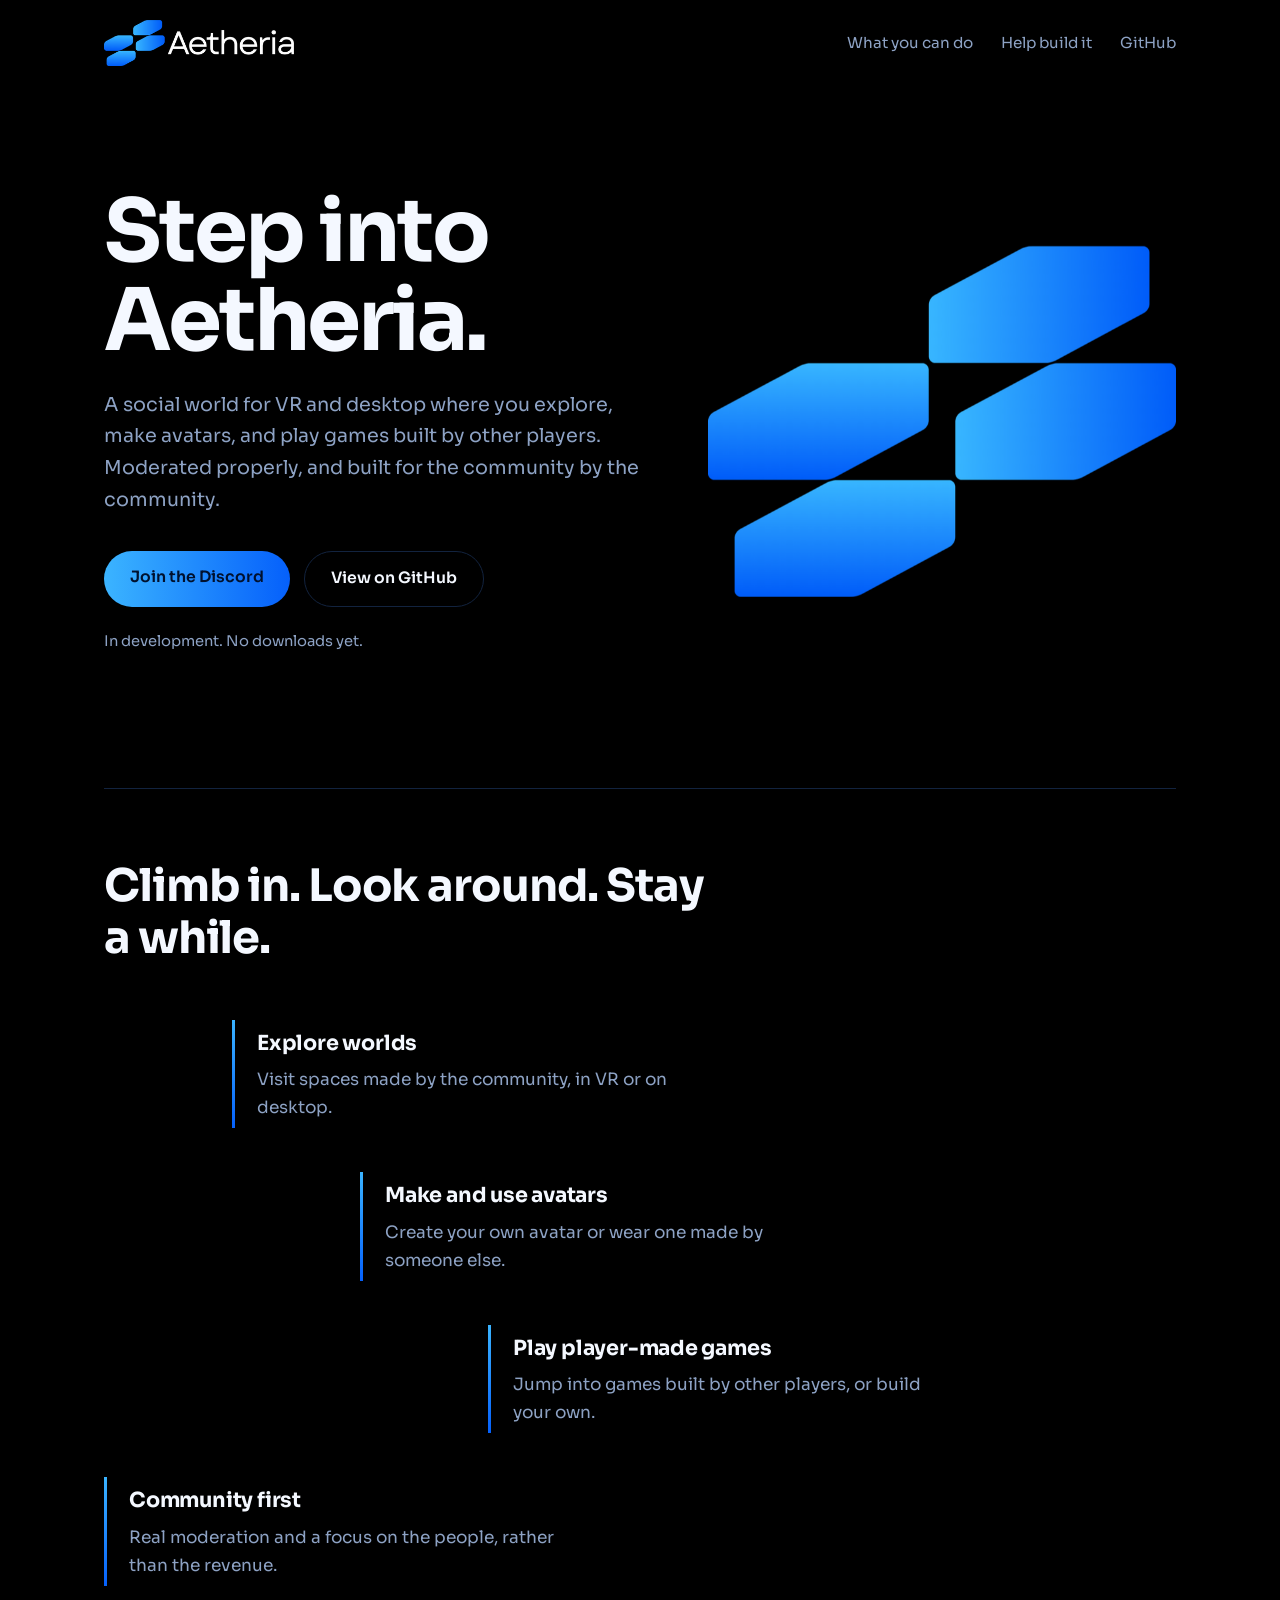
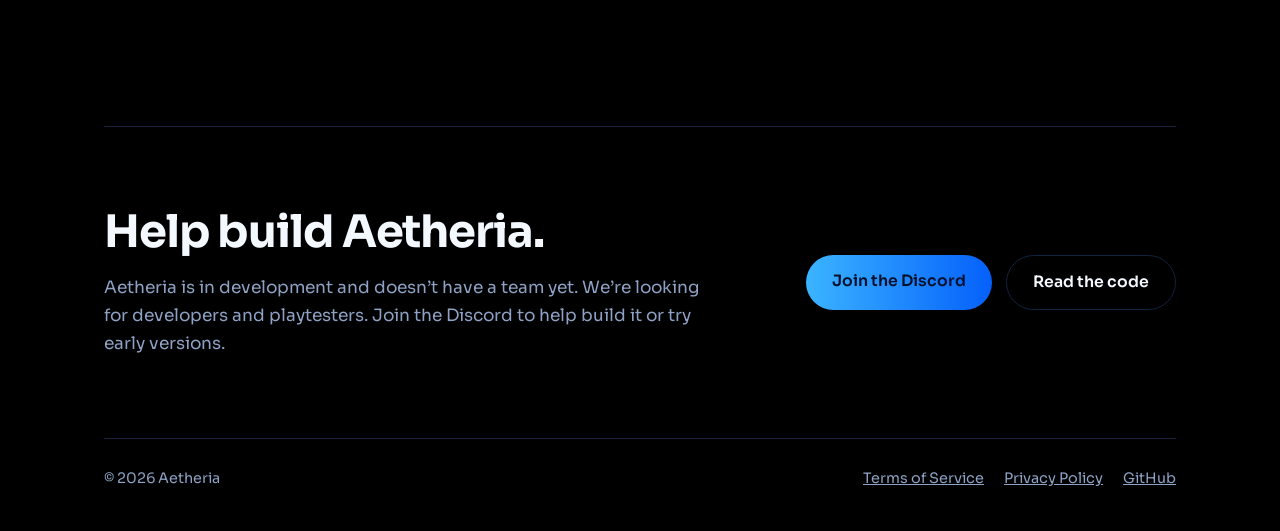
<file: index.html>
<!DOCTYPE html>
<html lang="en"><head><meta charset="utf-8">
<meta name="viewport" content="width=device-width, initial-scale=1, viewport-fit=cover">
<title>Aetheria</title>
<link rel="icon" href="favicon.png">
<link rel="stylesheet" href="https://fonts.googleapis.com/css2?family=Sora:wght@300;400;600;700&display=swap">
<link rel="stylesheet" href="style.css"></head><body>
<div class="wrap" id="top">
<nav aria-label="Main"><a class="logo" href="#top" aria-label="Aetheria home"><img src="assets/wordmark.png" alt="Aetheria"></a><ul><li><a href="#play">What you can do</a></li><li><a href="#join">Help build it</a></li><li><a href="https://github.com/NatalieYocom/Aetheria">GitHub</a></li></ul></nav>
<header class="hero">
<div><h1>Step into Aetheria.</h1>
<p class="lead">A social world for VR and desktop where you explore, make avatars, and play games built by other players. Moderated properly, and built for the community by the community.</p>
<div class="btns"><a class="btn p" href="https://discord.gg/aefMp6Empj">Join the Discord</a><a class="btn s" href="https://github.com/NatalieYocom/Aetheria">View on GitHub</a></div><p class="note">In development. No downloads yet.</p></div>
<img class="mark" src="assets/mark.png" alt="Aetheria logo: four stacked blue tiles rising like steps">
</header>
<section class="steps" id="play"><h2>Climb in. Look around. Stay a while.</h2>
<div class="step"><h3>Explore worlds</h3><p>Visit spaces made by the community, in VR or on desktop.</p></div>
<div class="step"><h3>Make and use avatars</h3><p>Create your own avatar or wear one made by someone else.</p></div>
<div class="step"><h3>Play player-made games</h3><p>Jump into games built by other players, or build your own.</p></div>
<div class="step"><h3>Community first</h3><p>Real moderation and a focus on the people, rather than the revenue.</p></div>
</section>
<section class="join" id="join"><div><h2>Help build Aetheria.</h2><p>Aetheria is in development and doesn’t have a team yet. We’re looking for developers and playtesters. Join the Discord to help build it or try early versions.</p></div><div class="btns"><a class="btn p" href="https://discord.gg/aefMp6Empj">Join the Discord</a><a class="btn s" href="https://github.com/NatalieYocom/Aetheria">Read the code</a></div></section>
<footer><span>© 2026 Aetheria</span><span class="l"><a href="terms.html">Terms of Service</a><a href="privacy.html">Privacy Policy</a><a href="https://github.com/NatalieYocom/Aetheria">GitHub</a></span></footer>
</div></body></html>
</file>
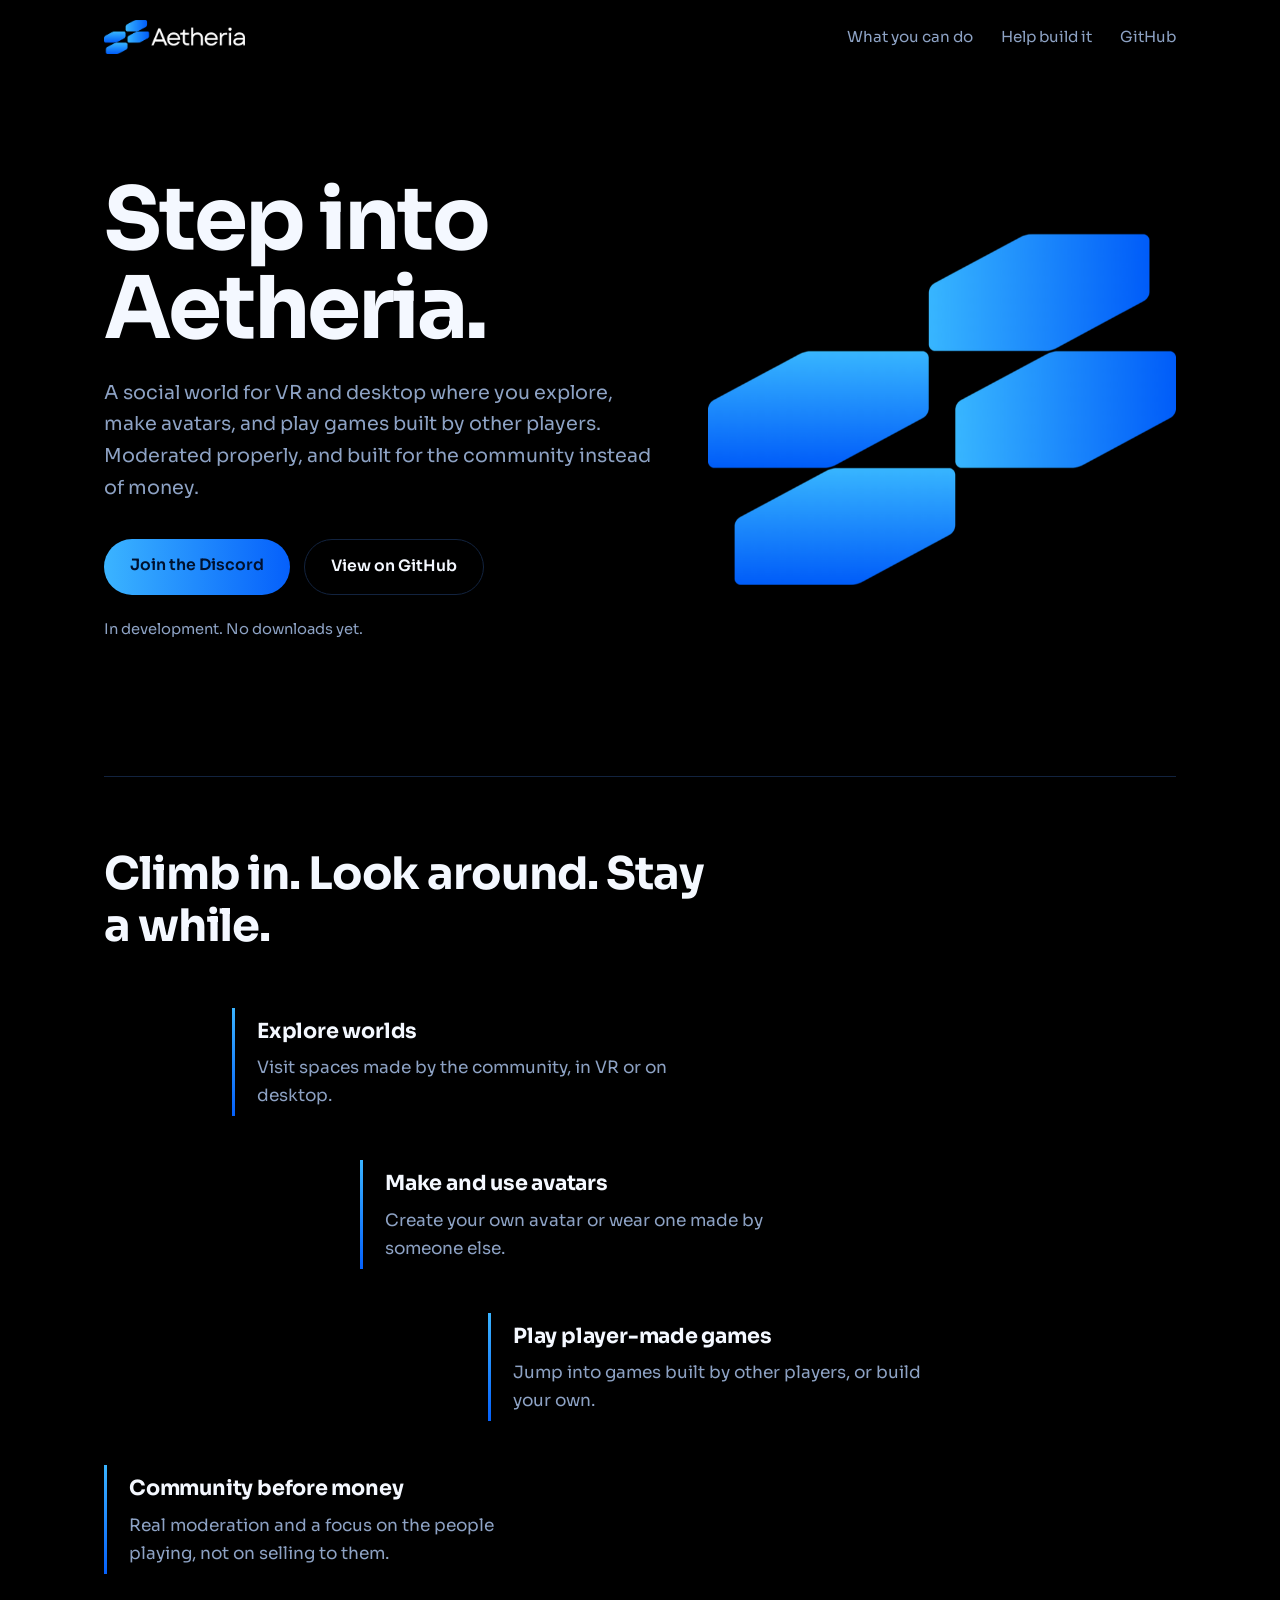
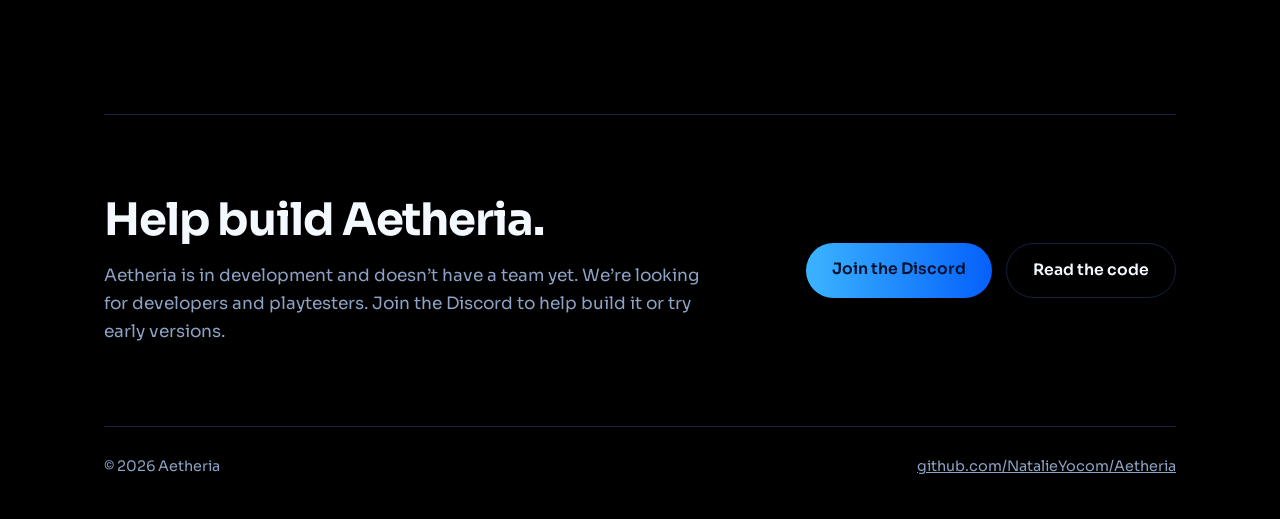
<file: aetheria (1).html>
<!DOCTYPE html>
<html lang="en"><head><meta charset="utf-8">
<meta name="viewport" content="width=device-width, initial-scale=1, viewport-fit=cover">
<title>Aetheria</title>
<link rel="stylesheet" href="https://fonts.googleapis.com/css2?family=Sora:wght@300;400;600;700&display=swap">
<style>
:root{--bg:#000;--fg:#f4f8ff;--mute:#8da2c4;--a:#3bb4ff;--b:#0560fb;--line:#12233f;color-scheme:dark;box-sizing:border-box;padding-top:env(safe-area-inset-top,0px);padding-bottom:env(safe-area-inset-bottom,0px)}
*,*::before,*::after{box-sizing:inherit}
html{scroll-padding-top:env(safe-area-inset-top,0px);scroll-behavior:smooth}
body{margin:0;background:var(--bg);color:var(--fg);font:400 1.0625rem/1.65 Sora,system-ui,sans-serif}
a{color:inherit}
:focus-visible{outline:2px solid var(--a);outline-offset:3px}
.wrap{max-width:1120px;margin:0 auto;padding:0 24px}
nav{display:flex;justify-content:space-between;align-items:center;padding:20px 0}
nav img{height:34px;width:auto;mix-blend-mode:screen}
nav ul{display:flex;gap:28px;list-style:none;margin:0;padding:0;font-size:.95rem;color:var(--mute)}
nav a{text-decoration:none}nav a:hover{color:var(--fg)}
.hero{display:grid;grid-template-columns:1.1fr .9fr;gap:32px;align-items:center;min-height:78vh;padding:40px 0 72px}
h1{font-size:clamp(2.8rem,7vw,5.4rem);line-height:1.02;letter-spacing:-.035em;font-weight:700;margin:0 0 24px}
.lead{font-size:1.2rem;color:var(--mute);max-width:40ch;margin:0 0 36px}.note{margin:22px 0 0;font-size:.92rem;color:var(--mute)}.join p{margin:16px 0 0;color:var(--mute);max-width:46ch}
.btns{display:flex;flex-wrap:wrap;gap:14px}
.btn{display:inline-block;padding:14px 26px;border-radius:999px;text-decoration:none;font-weight:600;font-size:.98rem;transition:transform .15s}
.btn:hover{transform:translateY(-2px)}
.p{background:linear-gradient(90deg,var(--a),var(--b));color:#00112e}
.s{border:1.5px solid var(--line);color:var(--fg)}
.s:hover{border-color:var(--a)}
.mark{width:100%;height:auto;mix-blend-mode:screen;animation:rise 1.1s cubic-bezier(.2,.8,.2,1) both}
@keyframes rise{from{opacity:0;transform:translate(-28px,28px)}to{opacity:1;transform:none}}
h2{font-size:clamp(1.8rem,4vw,2.8rem);letter-spacing:-.025em;line-height:1.15;margin:0 0 56px;max-width:18ch}
.steps{padding:72px 0 96px;border-top:1px solid var(--line)}
.step{max-width:460px;padding:6px 0 6px 22px;border-left:3px solid;border-image:linear-gradient(var(--a),var(--b)) 1;margin-bottom:44px}
.step:nth-child(2){margin-left:clamp(0px,10vw,140px)}
.step:nth-child(3){margin-left:clamp(0px,20vw,280px)}
.step:nth-child(4){margin-left:clamp(0px,30vw,420px)}
.step h3{margin:0 0 6px;font-size:1.3rem;letter-spacing:-.01em}
.step p{margin:0;color:var(--mute)}
.join{padding:80px 0;border-top:1px solid var(--line);display:flex;flex-wrap:wrap;gap:32px;justify-content:space-between;align-items:center}
.join h2{margin:0}
footer{padding:28px 0 40px;border-top:1px solid var(--line);color:var(--mute);font-size:.9rem;display:flex;flex-wrap:wrap;justify-content:space-between;gap:12px}
@media(max-width:800px){.hero{grid-template-columns:1fr;min-height:0}.mark{max-width:360px;order:-1}nav ul{display:none}}
@media(prefers-reduced-motion:reduce){.mark{animation:none}.btn{transition:none}}
</style></head><body>
<div class="wrap">
<nav aria-label="Main"><img src="[data-uri]" alt="Aetheria"><ul><li><a href="#play">What you can do</a></li><li><a href="#join">Help build it</a></li><li><a href="https://github.com/NatalieYocom/Aetheria">GitHub</a></li></ul></nav>
<header class="hero">
<div><h1>Step into Aetheria.</h1>
<p class="lead">A social world for VR and desktop where you explore, make avatars, and play games built by other players. Moderated properly, and built for the community instead of money.</p>
<div class="btns"><a class="btn p" href="https://discord.gg/aefMp6Empj">Join the Discord</a><a class="btn s" href="https://github.com/NatalieYocom/Aetheria">View on GitHub</a></div><p class="note">In development. No downloads yet.</p></div>
<img class="mark" src="[data-uri]" alt="Aetheria logo: four stacked blue tiles rising like steps">
</header>
<section class="steps" id="play"><h2>Climb in. Look around. Stay a while.</h2>
<div class="step"><h3>Explore worlds</h3><p>Visit spaces made by the community, in VR or on desktop.</p></div>
<div class="step"><h3>Make and use avatars</h3><p>Create your own avatar or wear one made by someone else.</p></div>
<div class="step"><h3>Play player-made games</h3><p>Jump into games built by other players, or build your own.</p></div>
<div class="step"><h3>Community before money</h3><p>Real moderation and a focus on the people playing, not on selling to them.</p></div>
</section>
<section class="join" id="join"><div><h2>Help build Aetheria.</h2><p>Aetheria is in development and doesn’t have a team yet. We’re looking for developers and playtesters. Join the Discord to help build it or try early versions.</p></div><div class="btns"><a class="btn p" href="https://discord.gg/aefMp6Empj">Join the Discord</a><a class="btn s" href="https://github.com/NatalieYocom/Aetheria">Read the code</a></div></section>
<footer><span>© 2026 Aetheria</span><a href="https://github.com/NatalieYocom/Aetheria">github.com/NatalieYocom/Aetheria</a></footer>
</div></body></html>
</file>
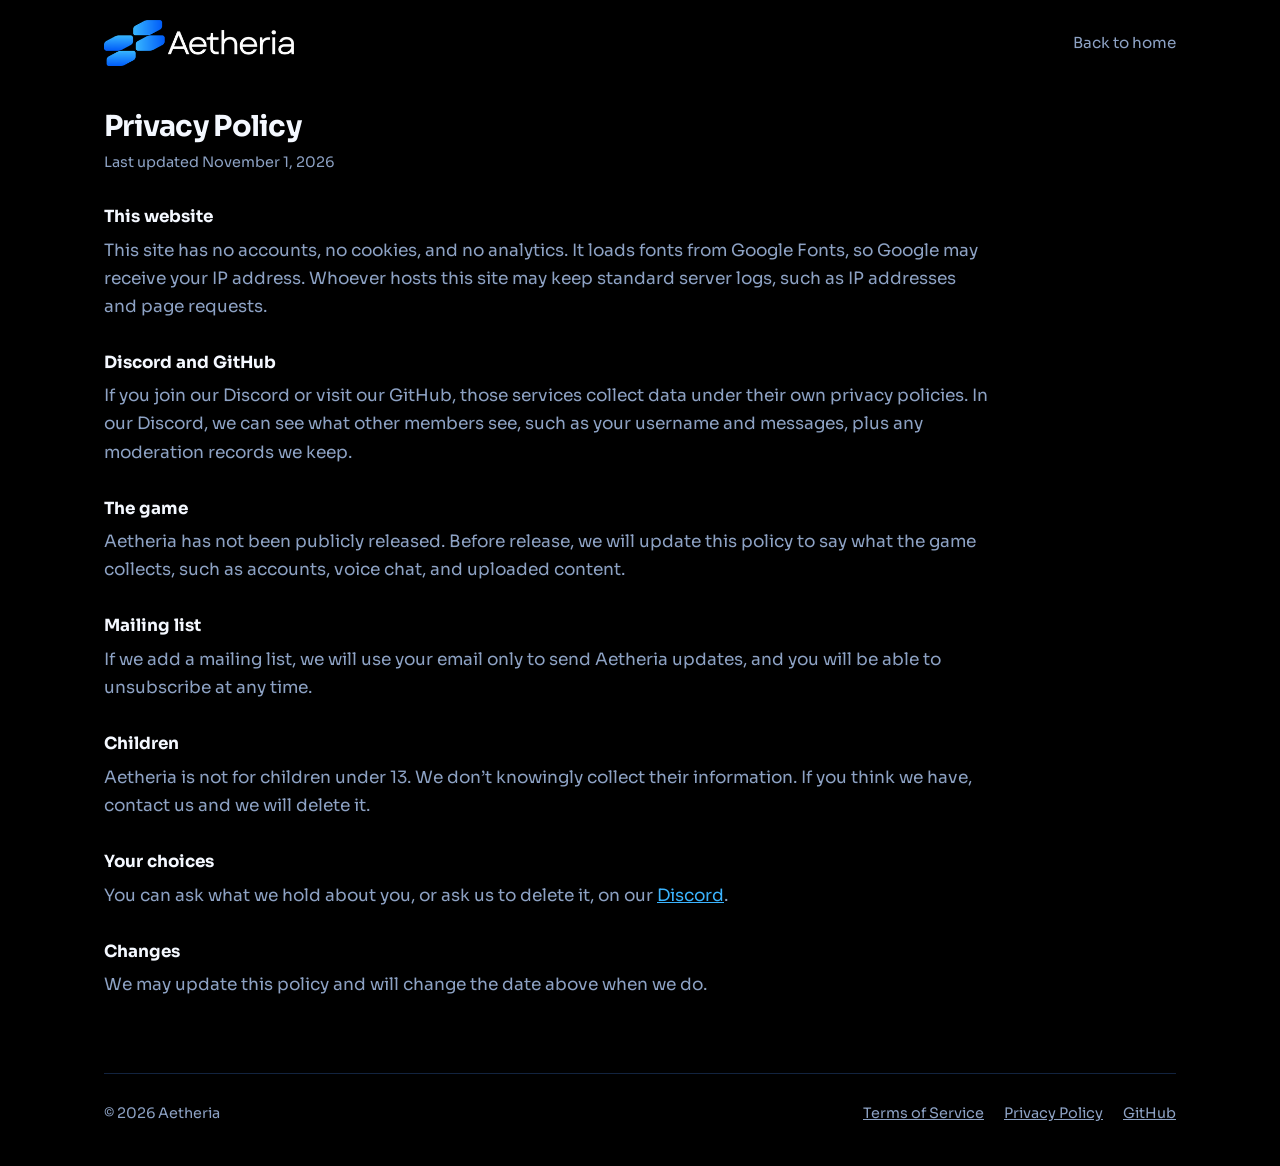
<file: privacy.html>
<!DOCTYPE html>
<html lang="en"><head><meta charset="utf-8">
<meta name="viewport" content="width=device-width, initial-scale=1, viewport-fit=cover">
<title>Privacy Policy - Aetheria</title>
<link rel="icon" href="favicon.png">
<link rel="stylesheet" href="https://fonts.googleapis.com/css2?family=Sora:wght@300;400;600;700&display=swap">
<link rel="stylesheet" href="style.css">
<style>.legal{border-top:0;padding-top:24px}</style></head><body>
<div class="wrap">
<nav aria-label="Main"><a class="logo" href="index.html" aria-label="Aetheria home"><img src="assets/wordmark.png" alt="Aetheria"></a><ul><li><a href="index.html">Back to home</a></li></ul></nav>
<section class="legal"><h2>Privacy Policy</h2><p class="d">Last updated November 1, 2026</p>
<h3>This website</h3><p>This site has no accounts, no cookies, and no analytics. It loads fonts from Google Fonts, so Google may receive your IP address. Whoever hosts this site may keep standard server logs, such as IP addresses and page requests.</p>
<h3>Discord and GitHub</h3><p>If you join our Discord or visit our GitHub, those services collect data under their own privacy policies. In our Discord, we can see what other members see, such as your username and messages, plus any moderation records we keep.</p>
<h3>The game</h3><p>Aetheria has not been publicly released. Before release, we will update this policy to say what the game collects, such as accounts, voice chat, and uploaded content.</p>
<h3>Mailing list</h3><p>If we add a mailing list, we will use your email only to send Aetheria updates, and you will be able to unsubscribe at any time.</p>
<h3>Children</h3><p>Aetheria is not for children under 13. We don’t knowingly collect their information. If you think we have, contact us and we will delete it.</p>
<h3>Your choices</h3><p>You can ask what we hold about you, or ask us to delete it, on our <a href="https://discord.gg/aefMp6Empj">Discord</a>.</p>
<h3>Changes</h3><p>We may update this policy and will change the date above when we do.</p></section>
<footer><span>© 2026 Aetheria</span><span class="l"><a href="terms.html">Terms of Service</a><a href="privacy.html">Privacy Policy</a><a href="https://github.com/NatalieYocom/Aetheria">GitHub</a></span></footer>
</div></body></html>
</file>
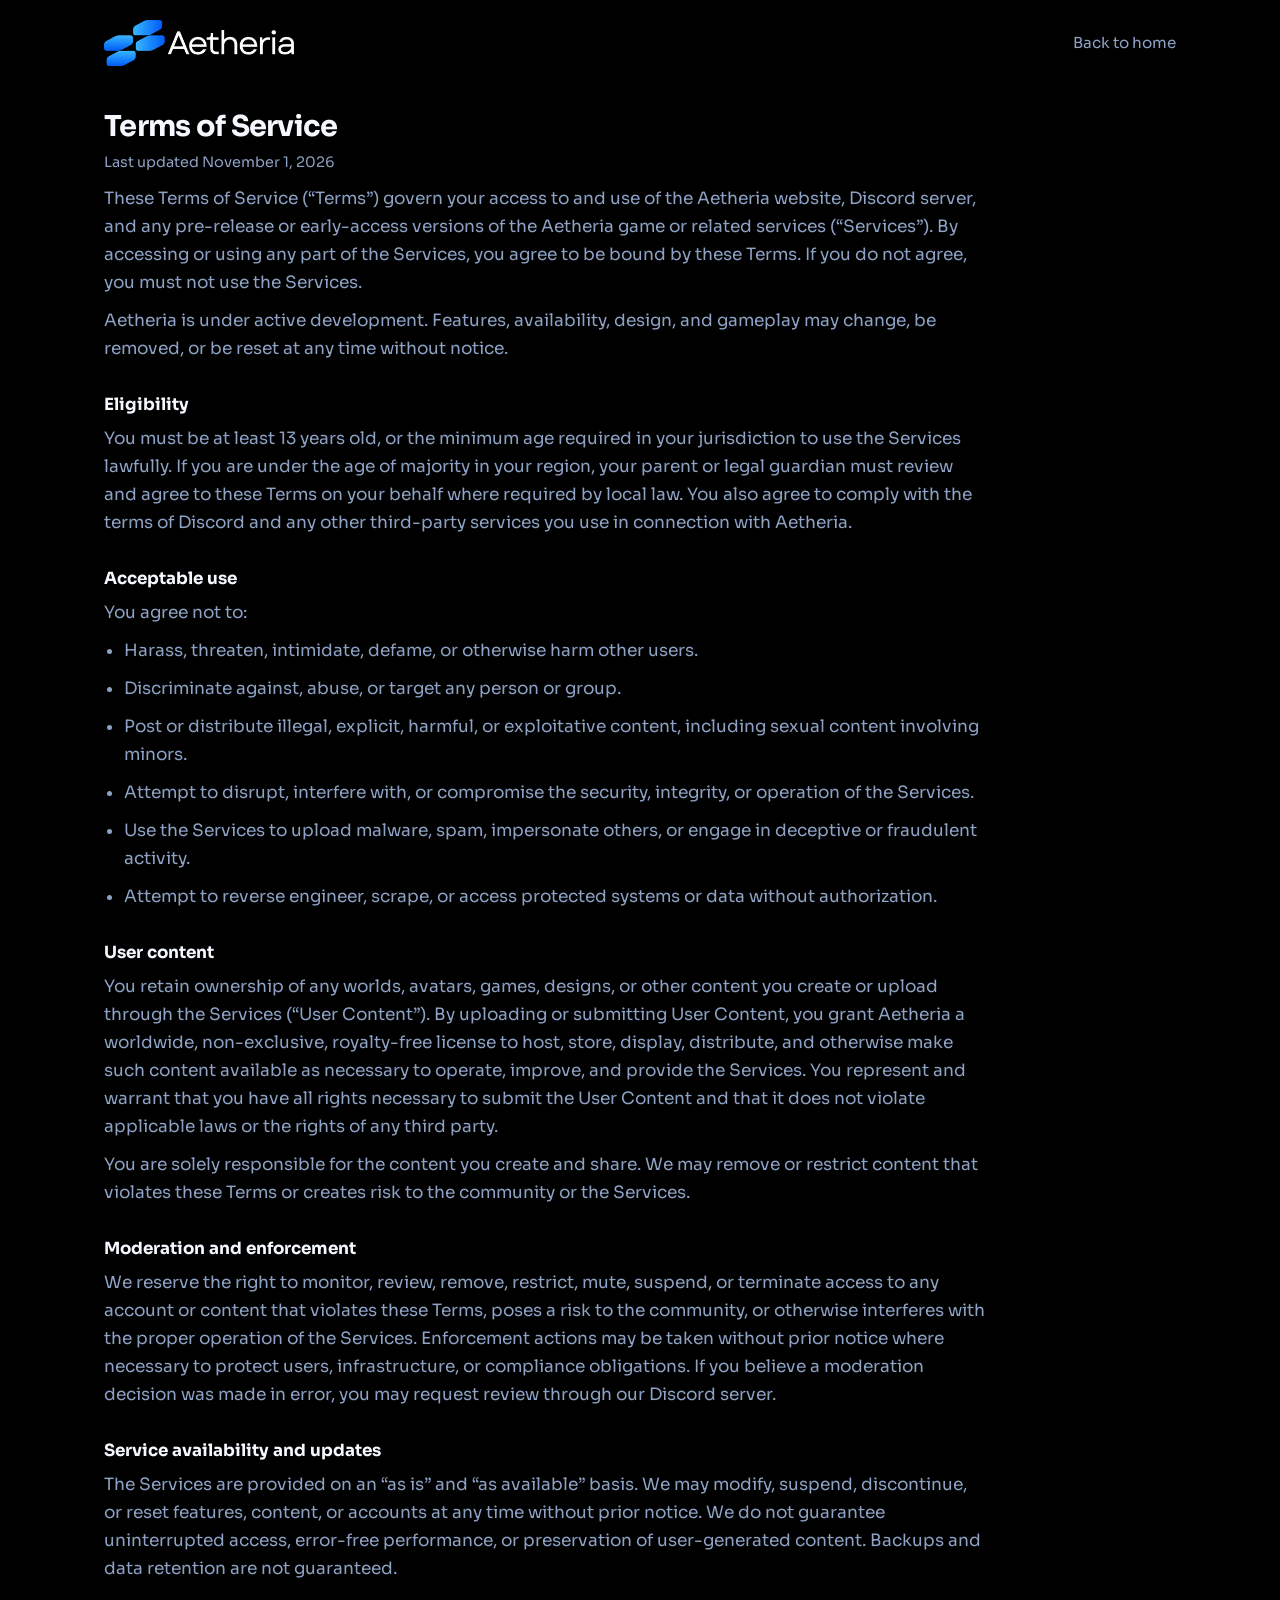
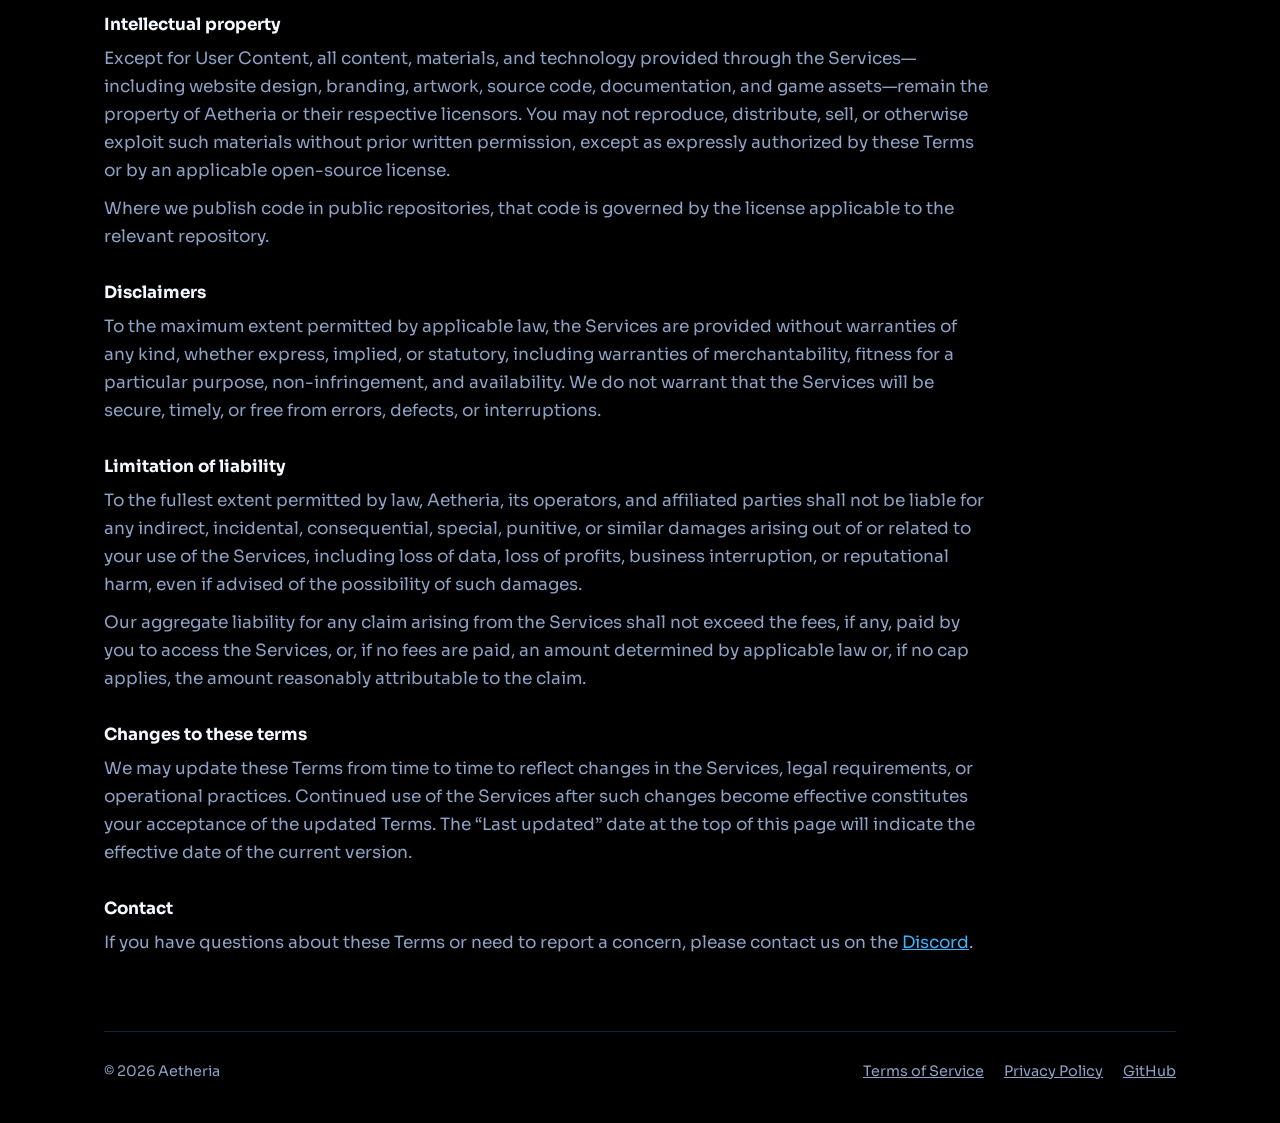
<file: terms.html>
<!DOCTYPE html>
<html lang="en"><head><meta charset="utf-8">
<meta name="viewport" content="width=device-width, initial-scale=1, viewport-fit=cover">
<title>Terms of Service - Aetheria</title>
<link rel="icon" href="favicon.png">
<link rel="stylesheet" href="https://fonts.googleapis.com/css2?family=Sora:wght@300;400;600;700&display=swap">
<link rel="stylesheet" href="style.css">
<style>.legal{border-top:0;padding-top:24px}</style></head><body>
<div class="wrap">
<nav aria-label="Main"><a class="logo" href="index.html" aria-label="Aetheria home"><img src="assets/wordmark.png" alt="Aetheria"></a><ul><li><a href="index.html">Back to home</a></li></ul></nav>
<section class="legal"><h2>Terms of Service</h2><p class="d">Last updated November 1, 2026</p>
<p>These Terms of Service (&ldquo;Terms&rdquo;) govern your access to and use of the Aetheria website, Discord server, and any pre-release or early-access versions of the Aetheria game or related services (&ldquo;Services&rdquo;). By accessing or using any part of the Services, you agree to be bound by these Terms. If you do not agree, you must not use the Services.</p>
<p>Aetheria is under active development. Features, availability, design, and gameplay may change, be removed, or be reset at any time without notice.</p>
<h3>Eligibility</h3><p>You must be at least 13 years old, or the minimum age required in your jurisdiction to use the Services lawfully. If you are under the age of majority in your region, your parent or legal guardian must review and agree to these Terms on your behalf where required by local law. You also agree to comply with the terms of Discord and any other third-party services you use in connection with Aetheria.</p>
<h3>Acceptable use</h3><p>You agree not to:</p><ul><li>Harass, threaten, intimidate, defame, or otherwise harm other users.</li><li>Discriminate against, abuse, or target any person or group.</li><li>Post or distribute illegal, explicit, harmful, or exploitative content, including sexual content involving minors.</li><li>Attempt to disrupt, interfere with, or compromise the security, integrity, or operation of the Services.</li><li>Use the Services to upload malware, spam, impersonate others, or engage in deceptive or fraudulent activity.</li><li>Attempt to reverse engineer, scrape, or access protected systems or data without authorization.</li></ul>
<h3>User content</h3><p>You retain ownership of any worlds, avatars, games, designs, or other content you create or upload through the Services (&ldquo;User Content&rdquo;). By uploading or submitting User Content, you grant Aetheria a worldwide, non-exclusive, royalty-free license to host, store, display, distribute, and otherwise make such content available as necessary to operate, improve, and provide the Services. You represent and warrant that you have all rights necessary to submit the User Content and that it does not violate applicable laws or the rights of any third party.</p><p>You are solely responsible for the content you create and share. We may remove or restrict content that violates these Terms or creates risk to the community or the Services.</p>
<h3>Moderation and enforcement</h3><p>We reserve the right to monitor, review, remove, restrict, mute, suspend, or terminate access to any account or content that violates these Terms, poses a risk to the community, or otherwise interferes with the proper operation of the Services. Enforcement actions may be taken without prior notice where necessary to protect users, infrastructure, or compliance obligations. If you believe a moderation decision was made in error, you may request review through our Discord server.</p>
<h3>Service availability and updates</h3><p>The Services are provided on an &ldquo;as is&rdquo; and &ldquo;as available&rdquo; basis. We may modify, suspend, discontinue, or reset features, content, or accounts at any time without prior notice. We do not guarantee uninterrupted access, error-free performance, or preservation of user-generated content. Backups and data retention are not guaranteed.</p>
<h3>Intellectual property</h3><p>Except for User Content, all content, materials, and technology provided through the Services—including website design, branding, artwork, source code, documentation, and game assets—remain the property of Aetheria or their respective licensors. You may not reproduce, distribute, sell, or otherwise exploit such materials without prior written permission, except as expressly authorized by these Terms or by an applicable open-source license.</p><p>Where we publish code in public repositories, that code is governed by the license applicable to the relevant repository.</p>
<h3>Disclaimers</h3><p>To the maximum extent permitted by applicable law, the Services are provided without warranties of any kind, whether express, implied, or statutory, including warranties of merchantability, fitness for a particular purpose, non-infringement, and availability. We do not warrant that the Services will be secure, timely, or free from errors, defects, or interruptions.</p>
<h3>Limitation of liability</h3><p>To the fullest extent permitted by law, Aetheria, its operators, and affiliated parties shall not be liable for any indirect, incidental, consequential, special, punitive, or similar damages arising out of or related to your use of the Services, including loss of data, loss of profits, business interruption, or reputational harm, even if advised of the possibility of such damages.</p><p>Our aggregate liability for any claim arising from the Services shall not exceed the fees, if any, paid by you to access the Services, or, if no fees are paid, an amount determined by applicable law or, if no cap applies, the amount reasonably attributable to the claim.</p>
<h3>Changes to these terms</h3><p>We may update these Terms from time to time to reflect changes in the Services, legal requirements, or operational practices. Continued use of the Services after such changes become effective constitutes your acceptance of the updated Terms. The &ldquo;Last updated&rdquo; date at the top of this page will indicate the effective date of the current version.</p>
<h3>Contact</h3><p>If you have questions about these Terms or need to report a concern, please contact us on the <a href="https://discord.gg/aefMp6Empj">Discord</a>.</p></section>
<footer><span>© 2026 Aetheria</span><span class="l"><a href="terms.html">Terms of Service</a><a href="privacy.html">Privacy Policy</a><a href="https://github.com/NatalieYocom/Aetheria">GitHub</a></span></footer>
</div></body></html>
</file>
<file: style.css>
:root{--bg:#000;--fg:#f4f8ff;--mute:#8da2c4;--a:#3bb4ff;--b:#0560fb;--line:#12233f;color-scheme:dark;box-sizing:border-box;padding-top:env(safe-area-inset-top,0px);padding-bottom:env(safe-area-inset-bottom,0px)}
*,*::before,*::after{box-sizing:inherit}
html{scroll-padding-top:env(safe-area-inset-top,0px);scroll-behavior:smooth}
body{margin:0;background:var(--bg);color:var(--fg);font:400 1.0625rem/1.65 Sora,system-ui,sans-serif}
a{color:inherit}
:focus-visible{outline:2px solid var(--a);outline-offset:3px}
.wrap{max-width:1120px;margin:0 auto;padding:0 24px}
nav{display:flex;justify-content:space-between;align-items:center;padding:20px 0}
nav .logo{display:block}nav img{height:46px;width:auto;mix-blend-mode:screen;display:block}
nav ul{display:flex;gap:28px;list-style:none;margin:0;padding:0;font-size:.95rem;color:var(--mute)}
nav a{text-decoration:none}nav a:hover{color:var(--fg)}
.hero{display:grid;grid-template-columns:1.1fr .9fr;gap:32px;align-items:center;min-height:78vh;padding:40px 0 72px}
h1{font-size:clamp(2.8rem,7vw,5.4rem);line-height:1.02;letter-spacing:-.035em;font-weight:700;margin:0 0 24px}
.lead{font-size:1.2rem;color:var(--mute);max-width:40ch;margin:0 0 36px}.note{margin:22px 0 0;font-size:.92rem;color:var(--mute)}.join p{margin:16px 0 0;color:var(--mute);max-width:46ch}
.btns{display:flex;flex-wrap:wrap;gap:14px}
.btn{display:inline-block;padding:14px 26px;border-radius:999px;text-decoration:none;font-weight:600;font-size:.98rem;transition:transform .15s}
.btn:hover{transform:translateY(-2px)}
.p{background:linear-gradient(90deg,var(--a),var(--b));color:#00112e}
.s{border:1.5px solid var(--line);color:var(--fg)}
.s:hover{border-color:var(--a)}
.mark{width:100%;height:auto;mix-blend-mode:screen;animation:rise 1.1s cubic-bezier(.2,.8,.2,1) both}
@keyframes rise{from{opacity:0;transform:translate(-28px,28px)}to{opacity:1;transform:none}}
h2{font-size:clamp(1.8rem,4vw,2.8rem);letter-spacing:-.025em;line-height:1.15;margin:0 0 56px;max-width:18ch}
.steps{padding:72px 0 96px;border-top:1px solid var(--line)}
.step{max-width:460px;padding:6px 0 6px 22px;border-left:3px solid;border-image:linear-gradient(var(--a),var(--b)) 1;margin-bottom:44px}
.step:nth-child(2){margin-left:clamp(0px,10vw,140px)}
.step:nth-child(3){margin-left:clamp(0px,20vw,280px)}
.step:nth-child(4){margin-left:clamp(0px,30vw,420px)}
.step h3{margin:0 0 6px;font-size:1.3rem;letter-spacing:-.01em}
.step p{margin:0;color:var(--mute)}
.join{padding:80px 0;border-top:1px solid var(--line);display:flex;flex-wrap:wrap;gap:32px;justify-content:space-between;align-items:center}
.join h2{margin:0}
.legal{padding:64px 0;border-top:1px solid var(--line);max-width:68ch}.legal h2{font-size:1.8rem;margin:0 0 8px}.legal h3{font-size:1.05rem;margin:28px 0 6px}.legal p,.legal li{color:var(--mute);margin:0 0 10px}.legal ul{padding-left:20px;margin:0 0 10px}.legal .d{font-size:.9rem}.legal a{color:var(--a)}footer nav,footer .l{display:flex;gap:20px}footer{padding:28px 0 40px;border-top:1px solid var(--line);color:var(--mute);font-size:.9rem;display:flex;flex-wrap:wrap;justify-content:space-between;gap:12px}
@media(max-width:800px){.hero{grid-template-columns:1fr;min-height:0}.mark{max-width:360px;order:-1}nav ul{display:none}}
@media(prefers-reduced-motion:reduce){.mark{animation:none}.btn{transition:none}}
@media(max-width:800px){.legal-back nav ul{display:flex}}
</file>
